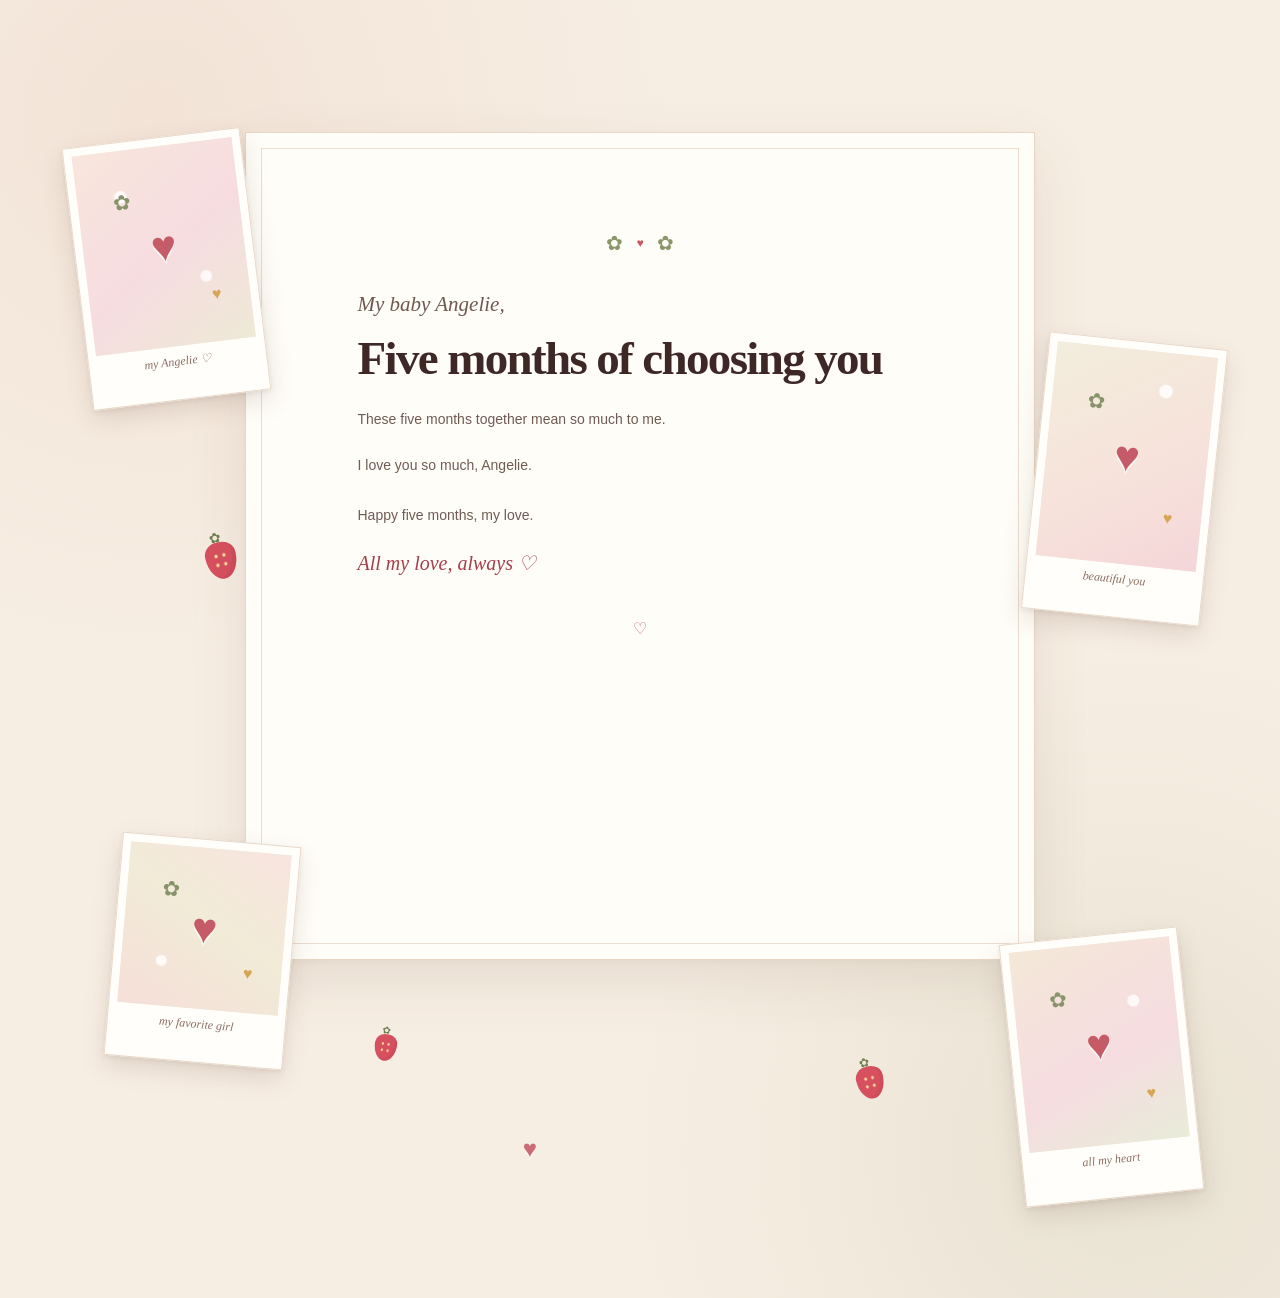
<file: index.html>
<!doctype html>
<html lang="en">
<head>
  <meta charset="utf-8">
  <meta name="viewport" content="width=device-width, initial-scale=1">
  <meta name="theme-color" content="#f7eee3">
  <meta name="description" content="A love letter for Angelie, celebrating five months together.">
  <title>A Letter for my baby Angelie — Five Months</title>
  <link rel="stylesheet" href="styles.css">
</head>
<body class="letter-page">
  <main class="memory-stage" aria-label="A love letter for Angelie">
    <div class="letter-decorations" aria-hidden="true">
      <span class="floating-heart heart-one">♥</span><span class="floating-heart heart-two">♡</span>
      <span class="floating-heart heart-three">♥</span><span class="floating-heart heart-four">♡</span>
      <span class="floating-heart heart-five">♥</span><span class="floating-heart heart-six">♡</span>
      <span class="letter-berry berry-one"><i></i></span><span class="letter-berry berry-two"><i></i></span>
      <span class="letter-berry berry-three"><i></i></span><span class="letter-berry berry-four"><i></i></span>
    </div>
    <article class="letter-sheet" aria-labelledby="letter-title">
      <div class="letter-ornament" aria-hidden="true"><span>✿</span><i>♥</i><span>✿</span></div>
      <div class="letter-content">
        <p class="letter-salutation">My baby Angelie,</p>
        <h1 id="letter-title">Five months of choosing u</h1>
        <p class="letter-introduction" id="message-introduction"></p>
        <div class="letter-body" id="love-message" aria-live="polite"></div>
        <p class="letter-closing" id="signoff"></p>
        <p class="letter-signature" id="signature"></p>
      </div>
      <div class="letter-bottom-mark" aria-hidden="true">♡</div>
    </article>
    <div class="memory-photos" id="memory-photos" aria-label="Angelie's photos"></div>
  </main>
  <script src="message.js"></script>
  <script src="photos.js"></script>
  <script src="script.js"></script>
</body>
</html>
</file>
<file: styles.css>
:root {
  --cream: #fbf4e8;
  --paper: #fffdf8;
  --ink: #3d2826;
  --muted: #8b7169;
  --rose: #cc5661;
  --rose-dark: #a63e4b;
  --pink: #f6dce0;
  --peach: #f7e3d2;
  --green: #697850;
  --line: #eaddcf;
  --mono: 'DM Mono', 'Courier New', monospace;
  --sans: 'DM Sans', Arial, sans-serif;
  --serif: 'Playfair Display', Georgia, serif;
}

* { box-sizing: border-box; }
html { scroll-behavior: smooth; }
body { margin: 0; background: var(--cream); color: var(--ink); font-family: var(--sans); -webkit-font-smoothing: antialiased; }
a { color: inherit; text-decoration: none; }
button, input, textarea { font: inherit; }
button:focus-visible, a:focus-visible, input:focus-visible, textarea:focus-visible { outline: 3px solid #d98b87; outline-offset: 3px; }
.page-shell { max-width: 1440px; margin: 0 auto; overflow: hidden; background: var(--cream); }
.site-header { min-height: 82px; padding: 0 clamp(24px, 6.5vw, 96px); display: flex; align-items: center; justify-content: space-between; border-bottom: 1px solid rgba(115, 78, 60, .11); }
.brand { display: inline-flex; align-items: center; gap: 11px; font: 500 12px var(--mono); letter-spacing: .02em; }
.brand-mark { display: grid; width: 29px; height: 29px; place-items: center; border-radius: 50%; background: var(--rose); color: white; font-size: 13px; box-shadow: 0 3px 0 #a74750; }
.site-header nav { display: flex; align-items: center; gap: clamp(17px, 3vw, 42px); font-size: 12px; color: #6f5851; }
.site-header nav a { transition: color .2s ease; }
.site-header nav a:hover, .site-footer a:hover { color: var(--rose-dark); }
.site-header nav .nav-editor { padding: 11px 15px; border: 1px solid #d8b8ac; border-radius: 3px; color: var(--rose-dark); font-weight: 600; }
.section-wrap { width: min(1120px, calc(100% - 48px)); margin-inline: auto; }
.hero { min-height: 600px; display: grid; grid-template-columns: 1fr 1fr; align-items: center; gap: 6%; padding-top: 50px; padding-bottom: 63px; }
.hero-copy { padding-left: clamp(0px, 1.1vw, 16px); position: relative; z-index: 1; }
.eyebrow { margin: 0 0 17px; color: var(--rose-dark); font: 500 10px var(--mono); text-transform: uppercase; letter-spacing: .13em; }
.tiny-heart { padding-right: 4px; color: var(--rose); }
.eyebrow-dot { margin: 0 5px; color: #c9a394; }
h1, h2, h3, p { margin-top: 0; }
.hero h1 { margin: 0 0 19px; font: 600 clamp(46px, 6.3vw, 80px)/.99 var(--serif); letter-spacing: -.055em; }
h1 em, h2 em { color: var(--rose); font-weight: 500; }
.hero-intro { width: min(405px, 94%); color: var(--muted); font-size: 14px; line-height: 1.8; }
.hero-actions { display: flex; align-items: center; gap: 24px; margin-top: 28px; flex-wrap: wrap; }
.button { display: inline-flex; min-height: 46px; align-items: center; justify-content: center; gap: 17px; padding: 0 18px; border: 0; border-radius: 3px; cursor: pointer; font: 500 11px var(--mono); transition: transform .18s ease, background .18s ease; }
.button:hover { transform: translateY(-2px); }
.button-primary { background: var(--rose); color: white; box-shadow: 0 4px 0 #a74750; }
.button-primary:hover { background: var(--rose-dark); }
.text-link { color: var(--rose-dark); border-bottom: 1px solid #d7aaa2; padding: 0 0 5px; font-size: 11px; font-weight: 600; }
.text-link span { padding-left: 6px; }
.level-stats { display: flex; align-items: center; gap: 22px; margin-top: 46px; }
.level-stats > div { display: flex; gap: 10px; align-items: center; }
.stat-number { color: var(--green); font: 500 24px var(--mono); }
.stat-label { max-width: 78px; color: #806b60; font: 9px/1.45 var(--mono); text-transform: uppercase; letter-spacing: .04em; }
.stat-divider { width: 1px; height: 28px; background: #d8c9b8; }
.hero-art { position: relative; width: 100%; max-width: 505px; justify-self: end; padding: 12px 12px 24px 0; }
.arcade-scene { position: relative; min-height: 433px; overflow: hidden; border: 1px solid #ebc9bf; border-radius: 48% 48% 4px 4px / 36% 36% 4px 4px; background: linear-gradient(165deg, #fae8e5 0%, #f7d7db 51%, #d9dfc0 51.2%, #eff0d9 100%); }
.scene-sun { position: absolute; right: 13%; top: 10%; width: 88px; aspect-ratio: 1; border-radius: 50%; background: #f8c17e; box-shadow: 0 0 0 12px rgba(248,193,126,.19), 0 0 0 26px rgba(248,193,126,.12); }
.scene-hill { position: absolute; width: 130%; height: 150px; left: -15%; border-radius: 50%; }
.hill-back { top: 48%; background: #c5cfaa; transform: rotate(-9deg); }
.hill-front { top: 64%; background: #a6b28b; transform: rotate(8deg); }
.arcade-machine { position: absolute; left: 50%; top: 13%; z-index: 2; width: 235px; height: 333px; transform: translateX(-50%); padding: 12px 15px 17px; border: 2px solid #a14354; border-radius: 9px 9px 4px 4px; background: #db6874; box-shadow: 8px 10px 0 rgba(99,62,59,.13), inset 0 0 0 5px #ea8990; }
.machine-top { height: 20px; display: flex; align-items: center; justify-content: space-between; padding: 0 3px 7px; color: #fff5e9; font: 500 7px var(--mono); letter-spacing: .1em; }
.machine-lights { display: flex; gap: 3px; }.machine-lights i { display: block; width: 4px; height: 4px; border-radius: 50%; background: #f4d676; }
.machine-screen { position: relative; height: 177px; display: flex; flex-direction: column; align-items: center; justify-content: center; border: 7px solid #743944; border-radius: 5px; background: #3c3546; color: #fcdfa2; box-shadow: inset 0 0 18px #1e2334; }
.screen-label { position: absolute; top: 14px; font: 8px var(--mono); letter-spacing: .16em; color: #f2a5a8; }
.screen-heart { color: #f4818d; font: 58px/1 var(--sans); text-shadow: 0 0 19px rgba(245,106,134,.65); animation: heartbeat 2.2s ease-in-out infinite; }
.screen-prompt { margin-top: 5px; font: 8px var(--mono); letter-spacing: .04em; }
.machine-controls { height: 75px; display: flex; align-items: center; justify-content: space-around; color: #fff1dc; }
.joystick { width: 36px; height: 36px; position: relative; border: 2px solid rgba(255,255,255,.25); border-radius: 50%; }
.joystick::before { content: ""; position: absolute; width: 6px; height: 19px; left: 13px; top: 5px; border-radius: 5px; background: #f2e0c2; transform: rotate(20deg); transform-origin: bottom; }
.joystick i { position: absolute; top: 3px; left: 17px; width: 9px; height: 9px; border-radius: 50%; background: #697850; }
.control-copy { font: 6px/1.7 var(--mono); letter-spacing: .1em; text-align: center; color: #ffe8d4; }
.game-buttons { display: flex; gap: 6px; transform: rotate(-20deg); }.game-buttons i { width: 12px; height: 12px; border-radius: 50%; background: #f6c87f; box-shadow: inset -2px -2px rgba(125,69,67,.24); }.game-buttons i + i { margin-top: 13px; background: #b2c08e; }
.machine-slot { width: 38px; height: 4px; margin: 0 auto; border-radius: 3px; background: #793f48; }
.art-caption { position: absolute; z-index: 3; bottom: 15px; left: 50%; transform: translateX(-50%); color: #566042; font: 9px var(--mono); text-transform: uppercase; letter-spacing: .11em; white-space: nowrap; }
.orbit { position: absolute; z-index: 5; color: var(--rose); }.orbit-one { top: 11%; left: 12%; font-size: 28px; color: #d28a56; }.orbit-two { top: 35%; right: -1%; color: var(--green); font-size: 38px; }.orbit-three { left: -4%; bottom: 17%; color: var(--rose); font-size: 24px; }
.pixel-daisy { position: absolute; z-index: 4; width: 36px; height: 36px; border-radius: 50%; background: radial-gradient(circle, #f5c75f 0 18%, transparent 20%), conic-gradient(#fffaf2 0 12%, transparent 12% 14%, #fffaf2 14% 26%, transparent 26% 28%, #fffaf2 28% 40%, transparent 40% 42%, #fffaf2 42% 54%, transparent 54% 56%, #fffaf2 56% 68%, transparent 68% 70%, #fffaf2 70% 82%, transparent 82% 84%, #fffaf2 84% 96%, transparent 96%); filter: drop-shadow(1px 2px 0 rgba(80,60,44,.11)); }.flower-one { bottom: 19%; left: 12%; }.flower-two { bottom: 12%; right: 14%; transform: scale(.72); }
.lily-bloom, .lily-mini { position: absolute; z-index: 4; width: 48px; height: 44px; }.lily-bloom { right: 9%; bottom: 22%; }.lily-bloom i, .lily-mini i { position: absolute; left: 20px; top: 0; width: 12px; height: 31px; border-radius: 90% 12% 85% 18%; background: #fff9ee; transform-origin: 50% 96%; box-shadow: inset 2px 0 #ecc5c1; }.lily-bloom i:nth-child(2), .lily-mini i:nth-child(2) { transform: rotate(72deg); }.lily-bloom i:nth-child(3), .lily-mini i:nth-child(3) { transform: rotate(144deg); }.lily-bloom i:nth-child(4), .lily-mini i:nth-child(4) { transform: rotate(216deg); }.lily-bloom i:nth-child(5), .lily-mini i:nth-child(5) { transform: rotate(288deg); }.lily-bloom b, .lily-mini b { position: absolute; top: 19px; left: 20px; width: 9px; height: 9px; border-radius: 50%; background: #deaa55; }
.strawberry { position: absolute; z-index: 5; width: 30px; height: 36px; border-radius: 47% 47% 53% 53% / 37% 37% 68% 68%; background: #d64f5d; transform: rotate(12deg); box-shadow: inset -4px -2px rgba(147,50,54,.12); }.strawberry::before { content: "✿"; position: absolute; color: #64764d; top: -12px; left: 8px; font-size: 14px; }.strawberry i { position: absolute; inset: 9px 8px; background: radial-gradient(ellipse, #ffe49e 1px, transparent 2px) 0 0 / 8px 9px; }.berry-one { bottom: 13%; left: 26%; }.berry-two { bottom: 16%; right: 26%; transform: scale(.7) rotate(-10deg); }
.art-note { position: absolute; right: -3%; bottom: 0; z-index: 6; display: flex; align-items: center; gap: 9px; padding: 11px 15px 11px 11px; border: 1px solid #e9d2be; background: var(--paper); box-shadow: 0 8px 24px rgba(97,57,48,.12); transform: rotate(-4deg); font: 9px/1.45 var(--mono); color: #81695f; text-transform: uppercase; }.art-note strong { color: var(--rose-dark); font-size: 10px; }.note-stamp { width: 28px; height: 28px; display: grid; place-items: center; border-radius: 50%; background: #fae5e0; color: var(--rose); font-size: 13px; }
@keyframes heartbeat { 0%,100% { transform: scale(1); } 8% { transform: scale(1.09); } 16% { transform: scale(1); } 24% { transform: scale(1.07); } 35% { transform: scale(1); } }
.ticker { overflow: hidden; padding: 15px 0; background: var(--rose); color: #fff9ee; transform: rotate(-1.3deg) scale(1.02); }.ticker-track { display: flex; justify-content: space-around; align-items: center; gap: 35px; min-width: 900px; white-space: nowrap; font: 9px var(--mono); letter-spacing: .19em; }.ticker b { color: #ffd891; font-size: 14px; }
.little-things { padding-top: 103px; padding-bottom: 112px; }
.section-heading { max-width: 590px; margin: 0 auto 39px; text-align: center; }
.section-heading .eyebrow { margin-bottom: 13px; }
.section-heading h2, .memory-copy h2, .photo-howto h2 { margin-bottom: 12px; font: 600 clamp(32px, 4.2vw, 50px)/1.1 var(--serif); letter-spacing: -.04em; }
.section-subtitle { max-width: 470px; margin: 0 auto; color: var(--muted); font-size: 13px; line-height: 1.75; }
.things-grid { display: grid; grid-template-columns: repeat(3, 1fr); gap: 17px; }
.thing-card { position: relative; min-height: 290px; padding: 22px 23px 25px; overflow: hidden; border: 1px solid rgba(117,76,55,.11); border-radius: 4px; background: var(--paper); }
.card-arcade { background: #f5e4e1; }.card-flowers { background: #f0f0df; }.card-berries { background: #f7e2d9; }
.thing-illustration { height: 126px; position: relative; display: grid; place-items: center; margin: -3px 0 13px; }
.thing-card .card-kicker { margin: 0 0 8px; color: #957263; font: 9px var(--mono); letter-spacing: .13em; }
.thing-card h3 { margin: 0 0 7px; font: 600 19px var(--serif); letter-spacing: -.02em; }
.thing-card > p:last-child { max-width: 270px; margin: 0; color: #816e63; font-size: 11px; line-height: 1.7; }
.mini-cabinet { position: relative; width: 73px; height: 105px; padding: 16px 8px 8px; border: 2px solid #ad4a59; border-radius: 5px 5px 3px 3px; background: #d76271; box-shadow: 5px 5px 0 rgba(109,59,59,.1); transform: rotate(-4deg); }.mini-cabinet::before { content: ""; position: absolute; top: 8px; left: 12px; right: 12px; height: 44px; border: 4px solid #703e49; background: #393344; }.mini-cabinet span { position: absolute; z-index: 1; top: 17px; left: 25px; color: #f58790; font-size: 16px; }.mini-cabinet i { position: absolute; left: 17px; bottom: 14px; width: 15px; height: 15px; border: 2px solid #f1d8c5; border-radius: 50%; }.mini-cabinet b { position: absolute; right: 14px; bottom: 18px; width: 7px; height: 7px; border-radius: 50%; background: #f4cc75; box-shadow: 10px -4px #b4c390; }
.spark { position: absolute; color: var(--rose); font-size: 23px; }.spark-a { left: 27%; top: 15%; }.spark-b { right: 26%; bottom: 17%; color: #c59b4b; }
.bouquet { width: 160px; }.daisy { position: absolute; display: block; width: 46px; height: 46px; border-radius: 50%; background: radial-gradient(circle, #d9a94e 0 17%, transparent 19%), conic-gradient(#fffaf0 0 12%, transparent 12% 14%, #fffaf0 14% 26%, transparent 26% 28%, #fffaf0 28% 40%, transparent 40% 42%, #fffaf0 42% 54%, transparent 54% 56%, #fffaf0 56% 68%, transparent 68% 70%, #fffaf0 70% 82%, transparent 82% 84%, #fffaf0 84% 96%, transparent 96%); }.daisy-a { left: 25px; top: 20px; transform: scale(.88); }.daisy-b { right: 20px; top: 10px; transform: scale(.7); }.lily-mini { left: calc(50% - 22px); top: 5px; transform: scale(.9); }.bouquet-wrap { position: absolute; top: 60px; left: 50%; width: 70px; height: 54px; background: linear-gradient(115deg, transparent 10%, #dca6a0 11% 89%, transparent 90%); clip-path: polygon(0 0, 100% 0, 80% 100%, 20% 100%); }.bouquet::after { content: ""; position: absolute; top: 35px; left: calc(50% - 1px); width: 2px; height: 41px; background: #76825d; box-shadow: -23px 12px #76825d, 22px 8px #76825d; }
.berries-icon .berry { position: absolute; display: block; width: 53px; height: 64px; border-radius: 48% 48% 53% 53% / 38% 38% 70% 70%; background: #d8545f; transform: rotate(-12deg); box-shadow: inset -5px -3px rgba(127,38,45,.12); }.berries-icon .berry::before { content: "✿"; position: absolute; top: -18px; left: 16px; color: #758356; font-size: 22px; }.berries-icon .berry::after { content: ""; position: absolute; inset: 14px 12px; background: radial-gradient(ellipse, #ffe39a 1.5px, transparent 2px) 0 0 / 11px 12px; }.berry-large { left: 36px; top: 36px; }.berry-small { right: 37px; top: 52px; transform: scale(.69) rotate(14deg) !important; }.berry-leaf { position: absolute; top: 6px; right: 47px; color: #9b9b66; font-size: 24px; }
.memory-section { display: grid; grid-template-columns: .78fr 1.22fr; gap: 8%; align-items: center; padding-bottom: 110px; }
.memory-copy { padding-left: 13px; }.memory-copy h2 { font-size: clamp(37px, 4.4vw, 53px); }.memory-copy > p:not(.eyebrow) { max-width: 350px; margin-bottom: 19px; color: var(--muted); font-size: 12px; line-height: 1.8; }.memory-copy .text-link { display: inline-block; }
.photo-grid { min-height: 320px; display: grid; grid-template-columns: 1fr 1fr; grid-template-rows: 1fr 1fr; gap: 12px; }.photo-card { position: relative; min-height: 148px; margin: 0; overflow: hidden; border: 1px solid #ead7c7; background: #f3e8dd; }.photo-card-1 { grid-row: span 2; }.photo-card img { width: 100%; height: 100%; min-height: 310px; display: block; object-fit: cover; }.photo-card-2 { background: #eee8d5; }.photo-card-3 { background: #f5dfdf; }.photo-placeholder { position: absolute; inset: 0; display: flex; flex-direction: column; align-items: center; justify-content: center; color: #b5877a; }.photo-placeholder::before { content: ""; position: absolute; inset: 10px; border: 1px dashed rgba(159,111,94,.29); }.photo-card-2 .photo-placeholder { color: #849065; }.photo-card-3 .photo-placeholder { color: #bf7780; }.placeholder-flower { font-size: 31px; opacity: .72; }.placeholder-plus { display: grid; width: 22px; height: 22px; margin: 6px 0; place-items: center; border: 1px solid currentColor; border-radius: 50%; font: 14px var(--mono); }.placeholder-caption { font: 9px var(--mono); letter-spacing: .04em; }.photo-card figcaption { position: absolute; bottom: 0; left: 0; right: 0; padding: 17px 11px 9px; color: #fffaf4; background: linear-gradient(transparent, rgba(52,37,32,.59)); font: 9px var(--mono); }.photo-card:not(.has-photo) figcaption { display: none; }
.love-note-wrap { padding: 0 24px 105px; }
.love-note { position: relative; max-width: 950px; padding: 57px clamp(26px, 9vw, 115px) 24px; border: 1px solid #ebd3bf; background: #fffaf0; box-shadow: 0 9px 0 #efdfcc, 0 16px 35px rgba(99,68,47,.05); }
.love-note::before, .love-note::after { content: ""; position: absolute; left: 0; right: 0; height: 6px; background: radial-gradient(circle at 5px 3px, var(--cream) 4px, transparent 4.5px) 0 0 / 15px 6px repeat-x; }.love-note::before { top: -1px; }.love-note::after { bottom: -1px; transform: rotate(180deg); }
.note-content { max-width: 625px; margin: 0 auto; }.note-content .eyebrow { text-align: center; }.note-content h2 { margin: 0 0 17px; text-align: center; font: 600 clamp(34px, 4.6vw, 52px)/1.1 var(--serif); letter-spacing: -.04em; }.note-introduction { margin: 0 auto 22px; color: #725c54; font-size: 13px; font-weight: 600; line-height: 1.85; }.love-message { color: #725c54; font-size: 13px; line-height: 1.9; }.love-message p { margin-bottom: 15px; }.signoff { margin: 23px 0 38px; color: var(--rose-dark); font: italic 17px var(--serif); }
.note-decoration { position: absolute; inset: 0; pointer-events: none; }.note-decoration span, .note-decoration i, .note-decoration b { position: absolute; color: #cb8990; font-style: normal; }.note-decoration span { left: 7%; top: 13%; font-size: 23px; }.note-decoration i { right: 8%; top: 27%; color: #dbb869; font-size: 20px; }.note-decoration b { left: 12%; bottom: 22%; color: #84936a; font-size: 17px; }
.note-footer { display: flex; align-items: center; justify-content: center; gap: 17px; padding-top: 17px; border-top: 1px solid #ead8c4; color: #a18677; font: 8px var(--mono); letter-spacing: .12em; }.note-footer-heart { color: var(--rose); font-size: 12px; }
.photo-howto { display: grid; grid-template-columns: 45px 1fr auto; gap: 19px; align-items: center; padding: 25px 29px; margin-bottom: 82px; border: 1px solid #e8d9c8; background: #f5ebda; }.howto-icon { display: grid; width: 42px; height: 42px; place-items: center; border: 1px solid #d8c1a7; border-radius: 50%; color: var(--rose); font-size: 20px; }.photo-howto .eyebrow { margin-bottom: 5px; }.photo-howto h2 { margin-bottom: 6px; font-size: 23px; }.photo-howto p:not(.eyebrow) { max-width: 660px; margin: 0; color: #806b5f; font-size: 11px; line-height: 1.75; }.photo-howto code, .editor-intro code, .editor-tip code { padding: 2px 4px; background: #eee1ce; color: var(--rose-dark); font: 10px var(--mono); }.button-outline { white-space: nowrap; border: 1px solid #c99e8c; color: var(--rose-dark); background: transparent; }.button-outline:hover { background: #fae6df; }
.site-footer { min-height: 83px; display: flex; align-items: center; justify-content: space-between; gap: 15px; padding: 17px clamp(24px, 6.5vw, 96px); border-top: 1px solid rgba(115,78,60,.12); color: #90796d; }.site-footer .brand { color: var(--ink); font-size: 10px; }.site-footer p, .site-footer > a:last-child { margin: 0; font: 9px var(--mono); }.site-footer p span { color: var(--rose); padding-left: 4px; }

/* The companion message editor */
.editor-page { background: #f7efe5; }.editor-header { background: var(--cream); }.editor-badge { color: #95776b; font: 9px var(--mono); letter-spacing: .11em; }.editor-badge span { display: inline-block; width: 6px; height: 6px; margin: 0 7px 1px 0; border-radius: 50%; background: #8e9d68; box-shadow: 0 0 0 3px #e7ebd7; }
.editor-main { max-width: 850px; padding-top: 72px; padding-bottom: 92px; }.editor-intro { max-width: 650px; margin-bottom: 35px; }.editor-intro h1 { margin: 0 0 17px; font: 600 clamp(42px, 6vw, 68px)/1.02 var(--serif); letter-spacing: -.05em; }.editor-intro > p:last-child { max-width: 595px; margin: 0; color: var(--muted); font-size: 13px; line-height: 1.8; }.editor-form { padding: clamp(22px, 5vw, 48px); border: 1px solid #e9d9c8; background: var(--paper); box-shadow: 0 9px 0 #eddfcf; }.editor-form label { display: block; margin: 0 0 8px; color: #543c34; font: 500 11px var(--mono); letter-spacing: .02em; }.editor-form label:not(:first-child) { margin-top: 22px; }.editor-form label span { display: block; margin-top: 5px; color: #a08a7c; font: 10px var(--sans); letter-spacing: 0; }.editor-form input, .editor-form textarea { display: block; width: 100%; padding: 13px 14px; border: 1px solid #e1d4c7; border-radius: 2px; background: #fffdf9; color: var(--ink); font: 12px/1.75 var(--sans); resize: vertical; }.editor-form textarea { min-height: 75px; }.editor-form #loveNote { min-height: 240px; }.editor-actions { display: flex; align-items: center; gap: 24px; flex-wrap: wrap; margin-top: 26px; }.editor-actions button:disabled { cursor: wait; opacity: .72; }.save-status { min-height: 18px; margin: 16px 0 0; color: #998174; font-size: 11px; }.save-status.success { color: #627446; }.save-status.error { color: var(--rose-dark); }.editor-tip { display: flex; gap: 14px; align-items: center; margin-top: 26px; padding: 18px 20px; border: 1px solid #e5d7c5; color: #806d61; background: #f4ead9; }.editor-tip > span { color: var(--green); font-size: 23px; }.editor-tip p { margin: 0; font-size: 11px; line-height: 1.7; }.editor-tip strong { color: var(--ink); }

@media (max-width: 760px) {
  .site-header { min-height: 70px; }.site-header nav { gap: 14px; }.site-header nav > a:first-child { display: none; }.site-header nav a { font-size: 10px; }.site-header nav .nav-editor { padding: 9px; }
  .hero { grid-template-columns: 1fr; gap: 30px; padding-top: 52px; }.hero-copy { max-width: 540px; }.hero h1 { font-size: clamp(53px, 11vw, 76px); }.hero-art { justify-self: center; width: min(490px, 100%); }.arcade-scene { min-height: 405px; }
  .things-grid { grid-template-columns: 1fr; gap: 12px; }.thing-card { min-height: 245px; }.thing-illustration { height: 112px; }.little-things { padding-top: 80px; padding-bottom: 76px; }
  .memory-section { grid-template-columns: 1fr; gap: 28px; padding-bottom: 78px; }.memory-copy { padding-left: 0; }.photo-grid { min-height: 280px; }.photo-card img { min-height: 272px; }.photo-card { min-height: 130px; }
  .love-note-wrap { padding-bottom: 75px; }.love-note { padding: 46px 26px 20px; }.note-decoration span { left: 4%; top: 6%; }.note-decoration i { right: 4%; top: 20%; }.note-decoration b { left: 5%; bottom: 17%; }.photo-howto { grid-template-columns: 38px 1fr; padding: 21px; gap: 12px; }.howto-icon { width: 36px; height: 36px; }.photo-howto .button { grid-column: 2; justify-self: start; }.site-footer { flex-wrap: wrap; }.site-footer p { order: 3; flex-basis: 100%; text-align: center; padding-top: 5px; }
  .editor-main { padding-top: 54px; }.editor-badge { display: none; }
}
@media (max-width: 420px) {
  .section-wrap { width: min(100% - 36px, 1120px); }.site-header { padding-inline: 18px; }.site-header nav a:not(.nav-editor) { display: none; }.hero { padding-top: 42px; }.hero h1 { font-size: 50px; }.hero-actions { gap: 18px; }.level-stats { margin-top: 34px; }.arcade-scene { min-height: 355px; }.arcade-machine { transform: translateX(-50%) scale(.86); transform-origin: top center; }.art-note { right: -1%; }.thing-card { padding-inline: 19px; }.photo-grid { gap: 8px; min-height: 230px; }.photo-card img { min-height: 222px; }.photo-placeholder::before { inset: 6px; }.placeholder-caption { max-width: 80%; text-align: center; font-size: 8px; }.placeholder-flower { font-size: 25px; }.photo-howto { padding: 16px; }.note-footer { gap: 9px; font-size: 7px; }.editor-form { padding: 20px 17px; }.editor-actions { gap: 17px; }.editor-actions .button { width: 100%; }
}

@media (prefers-reduced-motion: reduce) { *, *::before, *::after { scroll-behavior: auto !important; animation-duration: .01ms !important; animation-iteration-count: 1 !important; transition-duration: .01ms !important; } }

/* The principal page is a single letter, with no site navigation or controls. */
body.letter-page {
  min-height: 100vh;
  display: grid;
  place-items: center;
  padding: clamp(18px, 5vw, 54px);
  background: #f7eee3;
  background-image: radial-gradient(ellipse at 12% 9%, rgba(215, 165, 143, .15), transparent 33%), radial-gradient(ellipse at 88% 89%, rgba(137, 151, 104, .13), transparent 31%);
}
.letter-sheet {
  position: relative;
  width: min(790px, 100%);
  min-height: min(850px, calc(100vh - 72px));
  padding: clamp(55px, 9vw, 98px) clamp(28px, 11vw, 94px) 56px;
  border: 1px solid #e8d7c5;
  background: #fffdf8;
  box-shadow: 0 3px 6px rgba(87, 61, 44, .035), 0 22px 55px rgba(87, 61, 44, .10);
}
.letter-sheet::before {
  content: "";
  position: absolute;
  inset: 15px;
  border: 1px solid rgba(211, 179, 154, .44);
  pointer-events: none;
}
.letter-content { position: relative; z-index: 1; max-width: 565px; margin: 0 auto; }
.letter-ornament { position: relative; z-index: 1; display: flex; justify-content: center; align-items: center; gap: 13px; margin-bottom: 37px; color: #8a9669; }
.letter-ornament span { font-size: 20px; }
.letter-ornament i { color: var(--rose); font: normal 12px var(--sans); }
.letter-salutation { margin: 0 0 15px; color: #6f594f; font: italic 21px var(--serif); }
.letter-content h1 { margin: 0 0 21px; color: var(--ink); font: 600 clamp(34px, 5vw, 47px)/1.12 var(--serif); letter-spacing: -.035em; }
.letter-introduction, .letter-body { color: #705b52; font: 14px/1.95 var(--sans); }
.letter-introduction { margin: 0 0 19px; }
.letter-body p { margin: 0 0 17px; }
.letter-closing { margin: 23px 0 19px; color: #705b52; font: 14px/1.9 var(--sans); }
.letter-signature { margin: 0; color: var(--rose-dark); font: italic 20px/1.5 var(--serif); }
.letter-bottom-mark { position: relative; z-index: 1; margin: 41px auto 0; color: #c86b70; text-align: center; font: 16px var(--serif); }
@media (max-width: 520px) {
  body.letter-page { padding: 14px; }
  .letter-sheet { min-height: auto; padding: 48px 27px 34px; }
  .letter-sheet::before { inset: 9px; }
  .letter-ornament { margin-bottom: 29px; }
  .letter-salutation { font-size: 19px; }
  .letter-introduction, .letter-body, .letter-closing { font-size: 13px; line-height: 1.85; }
  .letter-bottom-mark { margin-top: 30px; }
}

/* Four keepsake photos and strawberry-heart accents surround the letter. */
body.letter-page { place-items: start center; }
.memory-stage { position: relative; width: min(1360px, 100%); min-height: 1190px; margin: auto; }
.letter-sheet { z-index: 2; margin: 78px auto 100px; }
.memory-photos { position: absolute; z-index: 4; inset: 0; pointer-events: none; }
.photo-frame {
  position: absolute;
  width: clamp(145px, 14vw, 190px);
  margin: 0;
  padding: 8px 8px 30px;
  border: 1px solid #e9d9c9;
  background: #fffefa;
  box-shadow: 0 10px 24px rgba(91, 60, 45, .15), 0 2px 4px rgba(91, 60, 45, .08);
}
.photo-frame-1 { left: 2%; top: 7%; transform: rotate(-7deg); }
.photo-frame-2 { right: 1%; top: 24%; transform: rotate(6deg); }
.photo-frame-3 { left: 5%; top: 66%; transform: rotate(5deg); }
.photo-frame-4 { right: 3%; top: 74%; transform: rotate(-6deg); }
.photo-picture { width: 100%; aspect-ratio: 4 / 5; overflow: hidden; background: #f2e7dc; }
.photo-frame-2 .photo-picture { aspect-ratio: 3 / 4; }
.photo-frame-3 .photo-picture { aspect-ratio: 1 / 1; }
.photo-image { display: block; width: 100%; height: 100%; object-fit: cover; }
.photo-placeholder-art { position: relative; display: grid; width: 100%; height: 100%; place-items: center; overflow: hidden; color: #c45b66; background: radial-gradient(circle at 27% 23%, rgba(255,255,255,.85) 0 3%, transparent 3.5%), radial-gradient(circle at 74% 67%, rgba(255,255,255,.8) 0 3%, transparent 3.5%), linear-gradient(145deg, #f8e6dc, #f6dce0 53%, #eee9d6); }
.photo-frame-2 .photo-placeholder-art { background: radial-gradient(circle at 70% 18%, rgba(255,255,255,.85) 0 3%, transparent 3.5%), linear-gradient(150deg, #f2eddc, #f7e2db 58%, #f4d6d8); }
.photo-frame-3 .photo-placeholder-art { background: radial-gradient(circle at 25% 72%, rgba(255,255,255,.8) 0 3%, transparent 3.5%), linear-gradient(30deg, #f6dfd9, #f1ebd7 55%, #f8e4df); }
.photo-frame-4 .photo-placeholder-art { background: radial-gradient(circle at 74% 30%, rgba(255,255,255,.82) 0 3%, transparent 3.5%), linear-gradient(155deg, #f4e8d8, #f6dce0 57%, #e8ecd9); }
.photo-placeholder-art span { position: relative; z-index: 1; font: 43px var(--sans); text-shadow: 0 3px 0 rgba(255,255,255,.7); }
.photo-placeholder-art i { position: absolute; top: 20%; left: 22%; color: #87936b; font: normal 21px var(--serif); }
.photo-placeholder-art b { position: absolute; right: 18%; bottom: 19%; color: #d7a654; font: 16px var(--sans); }
.photo-frame figcaption { padding-top: 8px; color: #8d6c62; text-align: center; font: italic 12px var(--serif); }
.letter-decorations { position: absolute; z-index: 1; inset: 0; overflow: hidden; pointer-events: none; }
.floating-heart { position: absolute; color: #d2767b; font: 28px/1 var(--sans); text-shadow: 0 2px 0 rgba(255,255,255,.7); }
.heart-one { left: 21%; top: 21%; transform: rotate(-15deg); }
.heart-two { right: 19%; top: 12%; color: #bd5864; font-size: 34px; transform: rotate(13deg); }
.heart-three { left: 24%; top: 51%; color: #cf9b51; font-size: 22px; }
.heart-four { right: 22%; top: 57%; color: #89946b; font-size: 33px; transform: rotate(-10deg); }
.heart-five { left: 40%; bottom: 7%; color: #cb6b75; font-size: 24px; }
.heart-six { right: 11%; bottom: 9%; color: #cf9b51; font-size: 25px; }
.letter-berry { position: absolute; display: block; width: 31px; height: 37px; border-radius: 47% 47% 53% 53% / 37% 37% 68% 68%; background: #d75060; box-shadow: inset -4px -2px rgba(147,50,54,.13); transform: rotate(13deg); }
.letter-berry::before { content: "✿"; position: absolute; top: -13px; left: 8px; color: #718153; font: 14px var(--sans); }
.letter-berry i { position: absolute; inset: 9px 7px; background: radial-gradient(ellipse, #ffe49e 1px, transparent 2px) 0 0 / 8px 9px; }
.letter-berry.berry-one { left: 13%; top: 41%; bottom: auto; transform: rotate(-12deg); }
.letter-berry.berry-two { right: 13%; top: 39%; bottom: auto; left: auto; transform: rotate(17deg) scale(.82); }
.letter-berry.berry-three { left: 27%; bottom: 15%; top: auto; transform: rotate(9deg) scale(.72); }
.letter-berry.berry-four { right: 29%; bottom: 12%; top: auto; left: auto; transform: rotate(-13deg) scale(.88); }

@media (max-width: 1150px) {
  body.letter-page { padding: 22px; }
  .memory-stage { display: grid; width: min(860px, 100%); min-height: auto; grid-template-columns: repeat(2, minmax(0, 1fr)); gap: 15px; }
  .memory-photos { display: contents; }
  .letter-sheet { grid-column: 1 / -1; grid-row: 2; width: 100%; min-height: auto; margin: 8px 0; }
  .photo-frame { position: relative; inset: auto; justify-self: center; width: min(178px, 100%); }
  .photo-frame-1 { grid-column: 1; grid-row: 1; transform: rotate(-5deg); }
  .photo-frame-2 { grid-column: 2; grid-row: 1; transform: rotate(5deg); }
  .photo-frame-3 { grid-column: 1; grid-row: 3; transform: rotate(4deg); }
  .photo-frame-4 { grid-column: 2; grid-row: 3; transform: rotate(-5deg); }
  .letter-decorations { position: absolute; }
}
@media (max-width: 520px) {
  body.letter-page { padding: 15px; }
  .memory-stage { gap: 11px; }
  .photo-frame { width: min(148px, 100%); padding: 6px 6px 25px; }
  .photo-frame figcaption { padding-top: 7px; font-size: 10px; }
  .photo-placeholder-art span { font-size: 34px; }
  .letter-sheet { margin-block: 5px; }
  .heart-one { left: 5%; top: 20%; }
  .heart-two { right: 5%; top: 43%; }
  .heart-three { left: 5%; top: 77%; }
  .heart-four { right: 6%; top: 70%; }
  .letter-berry.berry-one { left: 3%; top: 60%; }
  .letter-berry.berry-two { right: 3%; top: 62%; }
  .letter-berry.berry-three { left: 9%; bottom: 4%; }
  .letter-berry.berry-four { right: 9%; bottom: 3%; }
}
</file>
